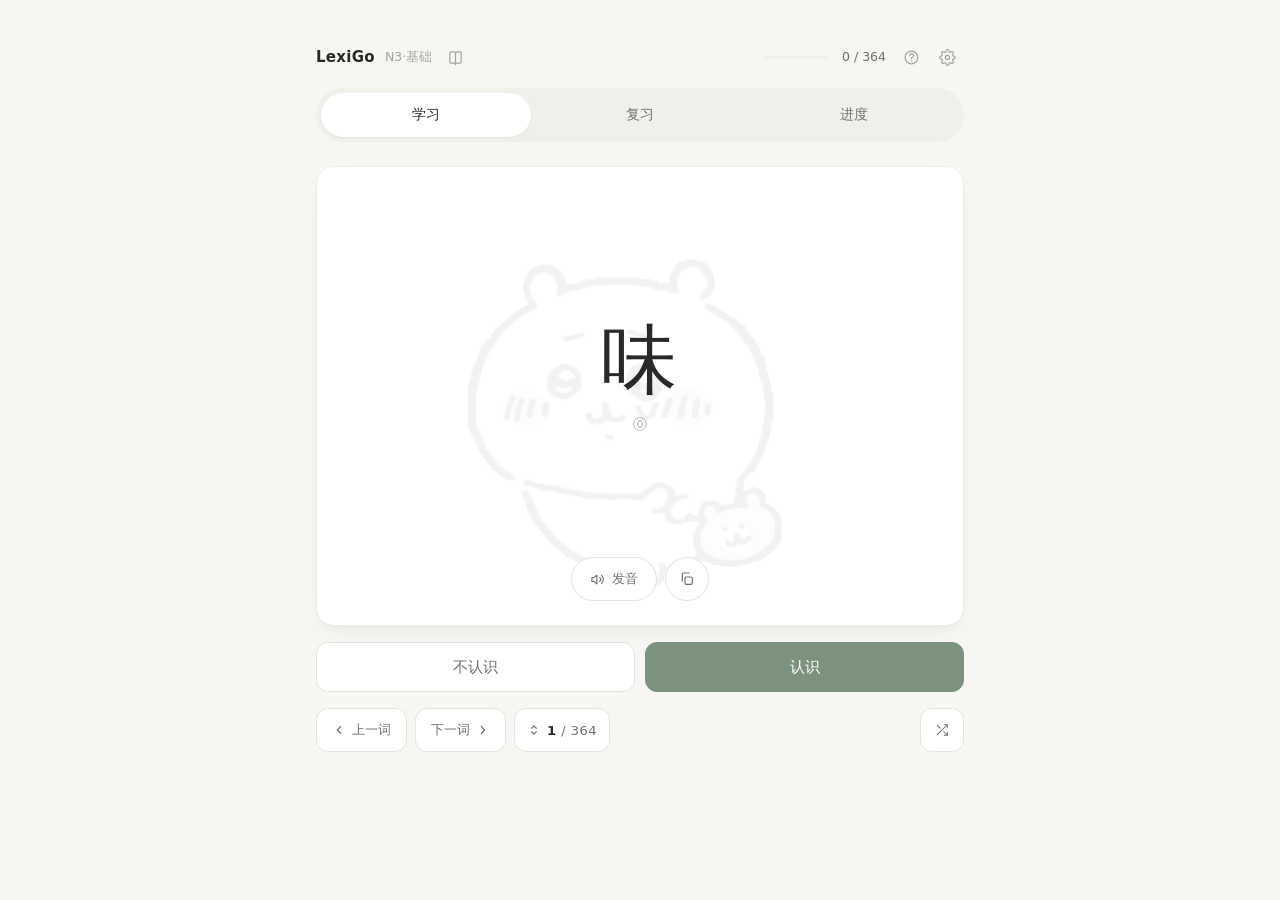
<file: index.html>
<!DOCTYPE html>
<html lang="zh-CN">
<head>
  <meta charset="UTF-8">
  <meta name="viewport" content="width=device-width, initial-scale=1, viewport-fit=cover">
  <meta name="description" content="LexiGo — 极简日语单词学习网站">
  <meta name="theme-color" content="#f7f6f2">
  <title>LexiGo · 日语单词速学</title>
  <link rel="stylesheet" href="assets/css/base.css">
  <link rel="stylesheet" href="assets/css/layout.css">
  <link rel="stylesheet" href="assets/css/components.css">
  <link rel="stylesheet" href="assets/css/helpmenu.css">
  <link rel="stylesheet" href="assets/css/deckmenu.css">
  <link rel="stylesheet" href="assets/css/settings.css">
</head>
<body>
  <div class="app">
    <!-- 顶栏：项目名 / 词库 / 极简进度 -->
    <header class="topbar">
      <div class="topbar__brand">
        <span class="topbar__name">LexiGo</span>
        <span class="topbar__deck" data-deck-name>词库</span>
        <span class="topbar__decktools"></span>
      </div>
      <div class="topbar__meta">
        <span class="topbar__meta" data-el="top-due" hidden></span>
        <div class="topprogress" role="progressbar" aria-label="词库学习进度" aria-valuemin="0" aria-valuemax="100" aria-valuenow="0">
          <div class="topprogress__fill" data-el="top-fill" style="width:0%"></div>
        </div>
        <span data-el="top-text">0 / 5</span>
        <span class="topbar__tools"></span>
      </div>
    </header>

    <!-- 三个标签 -->
    <nav class="tabs" role="tablist" aria-label="主导航">
      <button type="button" class="tabs__btn" role="tab" data-tab="study" aria-selected="true" aria-controls="view-study" id="tab-study">
        学习<span class="tabs__badge" data-badge="study" hidden></span>
      </button>
      <button type="button" class="tabs__btn" role="tab" data-tab="review" aria-selected="false" aria-controls="view-review" id="tab-review">
        复习<span class="tabs__badge" data-badge="review" hidden></span>
      </button>
      <button type="button" class="tabs__btn" role="tab" data-tab="progress" aria-selected="false" aria-controls="view-progress" id="tab-progress">
        进度
      </button>
    </nav>

    <main class="main">
      <!-- A. 单词学习 -->
      <section class="view view--cards is-active" id="view-study" role="tabpanel" aria-labelledby="tab-study">
        <div data-el="empty" hidden></div>
        <div class="card" data-el="card"></div>
        <div class="actions" data-el="actions"></div>
        <div class="navbar">
          <div class="navbar__side">
            <button type="button" class="navbtn" data-el="prev" aria-label="上一个单词">
              <svg viewBox="0 0 24 24" fill="none" stroke="currentColor" stroke-width="1.9" stroke-linecap="round" stroke-linejoin="round" aria-hidden="true"><path d="M15 18l-6-6 6-6"/></svg>
              上一词
            </button>
            <button type="button" class="navbtn" data-el="next" aria-label="下一个单词">
              下一词
              <svg viewBox="0 0 24 24" fill="none" stroke="currentColor" stroke-width="1.9" stroke-linecap="round" stroke-linejoin="round" aria-hidden="true"><path d="M9 18l6-6-6-6"/></svg>
            </button>
            <div class="picker" data-el="picker">
              <button type="button" class="picker__toggle" aria-label="选择单词">
                <svg viewBox="0 0 24 24" fill="none" stroke="currentColor" stroke-width="1.9" stroke-linecap="round" stroke-linejoin="round" aria-hidden="true"><path d="M8 9l4-4 4 4"/><path d="M16 15l-4 4-4-4"/></svg>
                <span data-el="counter" class="navbar__counter"></span>
              </button>
              <div class="picker__pop">
                <div class="picker__search">
                  <svg viewBox="0 0 24 24" fill="none" stroke="currentColor" stroke-width="1.9" stroke-linecap="round" stroke-linejoin="round" aria-hidden="true"><circle cx="11" cy="11" r="7"/><path d="M21 21l-4.3-4.3"/></svg>
                  <input type="search" class="picker__input" placeholder="搜索单词 / 读音 / 释义" aria-label="搜索单词" autocomplete="off" />
                </div>
                <ul class="picker__list" data-el="picker-list"></ul>
              </div>
            </div>
          </div>
          <div class="navbar__side">
            <button type="button" class="navbtn navbtn--icon" data-el="shuffle" aria-pressed="false" aria-label="切换随机顺序" title="切换随机顺序">
              <svg viewBox="0 0 24 24" fill="none" stroke="currentColor" stroke-width="1.8" stroke-linecap="round" stroke-linejoin="round" aria-hidden="true"><path d="M16 3h5v5"/><path d="M4 20L21 3"/><path d="M21 16v5h-5"/><path d="M15 15l6 6"/><path d="M4 4l5 5"/></svg>
            </button>
          </div>
        </div>
      </section>

      <!-- B. 速成复习 -->
      <section class="view view--cards" id="view-review" role="tabpanel" aria-labelledby="tab-review">
        <div data-el="state" hidden></div>
        <div data-el="empty" hidden></div>
        <div class="card" data-el="card"></div>
        <div class="actions" data-el="actions"></div>
        <div class="navbar">
          <div class="picker" data-el="picker">
            <button type="button" class="picker__toggle" aria-label="选择待复习单词">
              <svg viewBox="0 0 24 24" fill="none" stroke="currentColor" stroke-width="1.9" stroke-linecap="round" stroke-linejoin="round" aria-hidden="true"><path d="M8 9l4-4 4 4"/><path d="M16 15l-4 4-4-4"/></svg>
              <span data-el="status"></span>
            </button>
            <div class="picker__pop">
              <div class="picker__search">
                <svg viewBox="0 0 24 24" fill="none" stroke="currentColor" stroke-width="1.9" stroke-linecap="round" stroke-linejoin="round" aria-hidden="true"><circle cx="11" cy="11" r="7"/><path d="M21 21l-4.3-4.3"/></svg>
                <input type="search" class="picker__input" placeholder="搜索单词 / 读音 / 释义" aria-label="搜索待复习单词" autocomplete="off" />
              </div>
              <ul class="picker__list" data-el="picker-list"></ul>
            </div>
          </div>
          <div class="navbar__side">
            <button type="button" class="navbtn" data-el="restart">
              <svg viewBox="0 0 24 24" fill="none" stroke="currentColor" stroke-width="1.8" stroke-linecap="round" stroke-linejoin="round" aria-hidden="true"><path d="M3 12a9 9 0 1 0 3-6.7L3 8"/><path d="M3 3v5h5"/></svg>
              重新开始
            </button>
          </div>
        </div>
      </section>

      <!-- C. 学习进度 -->
      <section class="view" id="view-progress" role="tabpanel" aria-labelledby="tab-progress">
        <div class="panel" data-el="panel"></div>
      </section>
    </main>
  </div>

  <script src="assets/js/core/romaji.js"></script>
  <script src="assets/js/data/banks.js"></script>
  <script src="assets/js/data/n3-words.js"></script>
  <script src="assets/js/data/n2-words.js"></script>
  <script src="assets/js/core/store.js"></script>
  <script src="assets/js/core/srs.js"></script>
  <script src="assets/js/core/stats.js"></script>
  <script src="assets/js/core/speech.js"></script>
  <script src="assets/gifs/hachiware/gifs.js"></script>
  <script src="assets/gifs/chiikawa/gifs.js"></script>
  <script src="assets/js/ui/card.js"></script>
  <script src="assets/js/ui/picker.js"></script>
  <script src="assets/js/ui/gesture.js"></script>
  <script src="assets/js/ui/helpmenu.js"></script>
  <script src="assets/js/ui/settings.js"></script>
  <script src="assets/js/ui/deckmenu.js"></script>
  <script src="assets/js/views/study.js"></script>
  <script src="assets/js/views/review.js"></script>
  <script src="assets/js/views/progress.js"></script>
  <script src="assets/js/app.js"></script>
</body>
</html>
</file>
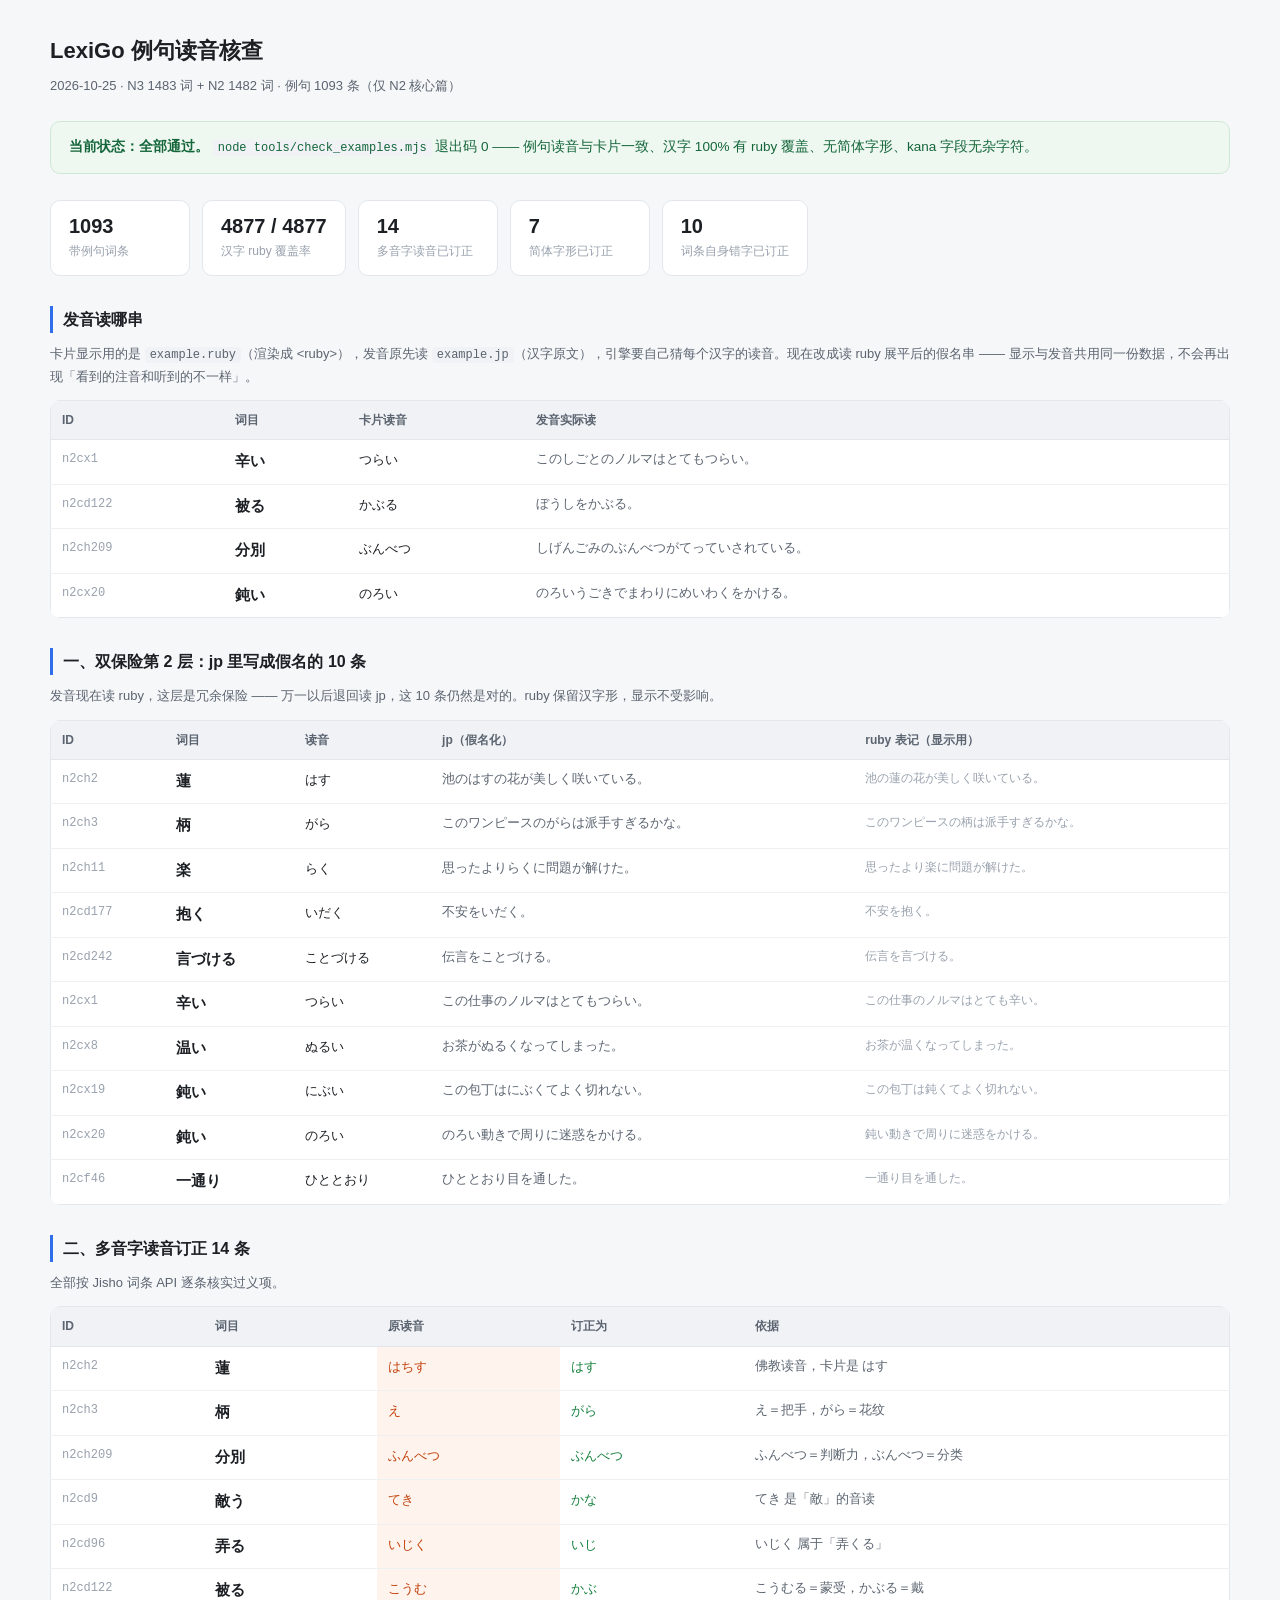
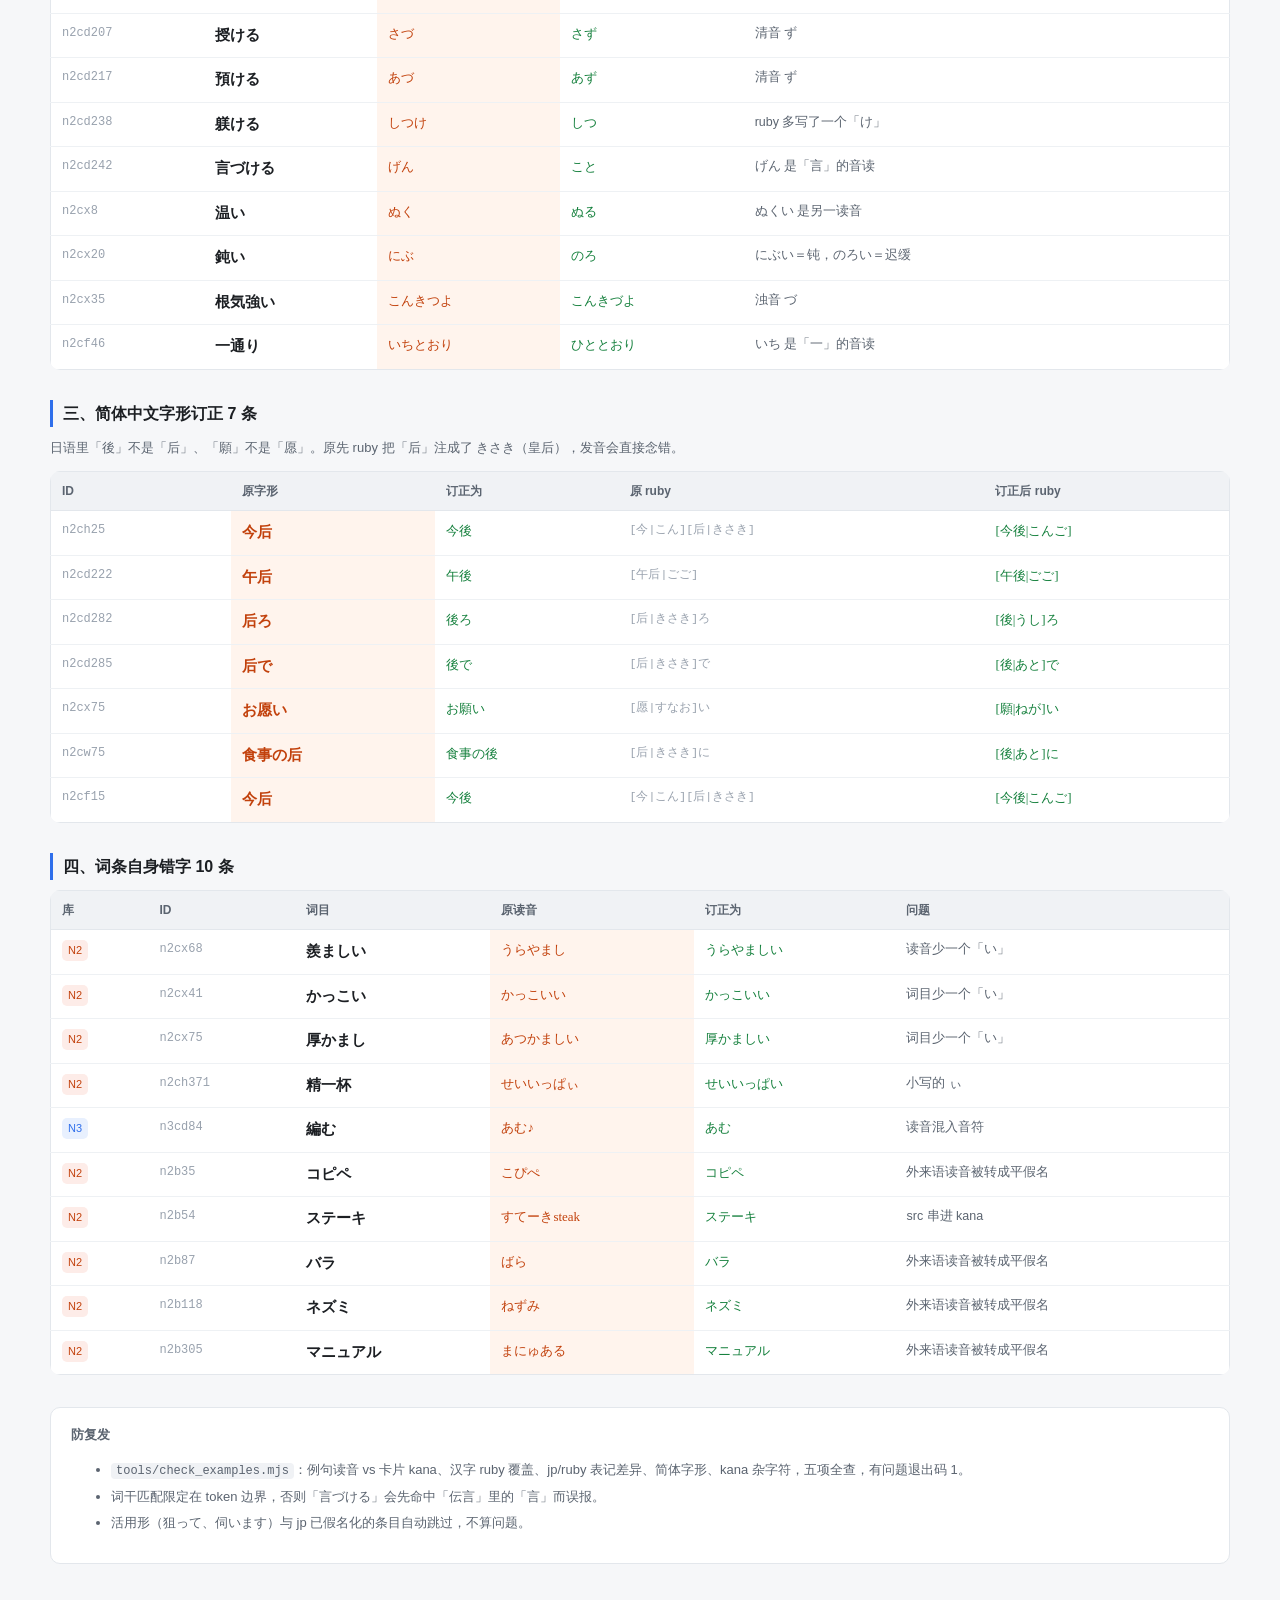
<file: 读音核查报告.html>
<!DOCTYPE html><html lang="zh-CN"><head><meta charset="utf-8"><meta name="viewport" content="width=device-width,initial-scale=1">
<title>LexiGo 例句读音核查（已修复）</title><style>
:root{--bg:#f6f7f9;--card:#fff;--ink:#1c1f23;--ink2:#5b6470;--faint:#98a1ad;--line:#e3e7ec;--accent:#2f6feb;--warn:#c2410c;--warnbg:#fff4ed;--ok:#15803d}
*{box-sizing:border-box}body{margin:0;padding:32px 24px 64px;background:var(--bg);color:var(--ink);font:14px/1.7 -apple-system,"PingFang SC","Hiragino Sans","Noto Sans JP",sans-serif}
.wrap{max-width:1180px;margin:0 auto}h1{font-size:22px;margin:0 0 6px}.sub{color:var(--ink2);font-size:13px;margin:0 0 24px}
.box{background:#eef7f0;border:1px solid #cfe8d6;border-radius:10px;padding:14px 18px;margin-bottom:26px;font-size:13.5px;color:#14663a}
.stats{display:flex;gap:12px;flex-wrap:wrap;margin-bottom:8px}
.stat{background:var(--card);border:1px solid var(--line);border-radius:10px;padding:12px 18px;min-width:140px}
.stat b{display:block;font-size:20px;line-height:1.3}.stat span{color:var(--faint);font-size:12px}
h2{font-size:16px;margin:30px 0 10px;padding-left:10px;border-left:3px solid var(--accent)}
p.note{color:var(--ink2);font-size:13px;margin:0 0 12px}
table{width:100%;border-collapse:collapse;background:var(--card);border:1px solid var(--line);border-radius:10px;font-size:13px}
th{background:#f0f2f5;text-align:left;padding:9px 11px;font-weight:600;color:var(--ink2);font-size:12px;border-bottom:1px solid var(--line);white-space:nowrap}
td{padding:9px 11px;border-bottom:1px solid #eef1f4;vertical-align:top}tr:last-child td{border-bottom:none}
td.w{font-size:15px;font-weight:600;white-space:nowrap;font-family:"Hiragino Sans","Noto Sans JP",serif}
td.r{white-space:nowrap;font-family:"Hiragino Sans","Noto Sans JP",serif}td.bad{color:var(--warn);background:var(--warnbg)}
td.f{color:var(--ok);font-family:"Hiragino Sans","Noto Sans JP",serif}
td.id{color:var(--faint);font-size:12px;white-space:nowrap;font-family:ui-monospace,monospace}
td.s{color:var(--ink2);font-size:12.5px;font-family:"Hiragino Sans","Noto Sans JP",serif}
td.ruby{color:var(--faint);font-size:11.5px;font-family:ui-monospace,monospace}td.n{color:var(--ink2);font-size:12.5px}
.tag{display:inline-block;padding:1px 6px;border-radius:5px;font-size:11px}.t3{background:#e8f0fe;color:#2f6feb}.t2{background:#fdece8;color:#c2410c}
.scroll{overflow-x:auto;border-radius:10px}
.method{margin-top:32px;background:var(--card);border:1px solid var(--line);border-radius:10px;padding:16px 20px;font-size:13px;color:var(--ink2)}
.method li{margin:4px 0}code{background:#f0f2f5;padding:1px 5px;border-radius:4px;font-size:12px}
</style></head><body><div class="wrap">
<h1>LexiGo 例句读音核查</h1>
<p class="sub">2026-10-25 · N3 1483 词 + N2 1482 词 · 例句 1093 条（仅 N2 核心篇）</p>

<div class="box"><b>当前状态：全部通过。</b> <code>node tools/check_examples.mjs</code> 退出码 0 —— 例句读音与卡片一致、汉字 100% 有 ruby 覆盖、无简体字形、kana 字段无杂字符。</div>

<div class="stats">
 <div class="stat"><b>1093</b><span>带例句词条</span></div>
 <div class="stat"><b>4877 / 4877</b><span>汉字 ruby 覆盖率</span></div>
 <div class="stat"><b>14</b><span>多音字读音已订正</span></div>
 <div class="stat"><b>7</b><span>简体字形已订正</span></div>
 <div class="stat"><b>10</b><span>词条自身错字已订正</span></div>
</div>

<h2>发音读哪串</h2>
<p class="note">卡片显示用的是 <code>example.ruby</code>（渲染成 &lt;ruby&gt;），发音原先读 <code>example.jp</code>（汉字原文），引擎要自己猜每个汉字的读音。现在改成读 ruby 展平后的假名串 —— 显示与发音共用同一份数据，不会再出现「看到的注音和听到的不一样」。</p>
<div class="scroll"><table><thead><tr><th>ID</th><th>词目</th><th>卡片读音</th><th>发音实际读</th></tr></thead><tbody>
<tr><td class="id">n2cx1</td><td class="w">辛い</td><td class="r">つらい</td><td class="s">このしごとのノルマはとてもつらい。</td></tr>
<tr><td class="id">n2cd122</td><td class="w">被る</td><td class="r">かぶる</td><td class="s">ぼうしをかぶる。</td></tr>
<tr><td class="id">n2ch209</td><td class="w">分別</td><td class="r">ぶんべつ</td><td class="s">しげんごみのぶんべつがてっていされている。</td></tr>
<tr><td class="id">n2cx20</td><td class="w">鈍い</td><td class="r">のろい</td><td class="s">のろいうごきでまわりにめいわくをかける。</td></tr>
</tbody></table></div>

<h2>一、双保险第 2 层：jp 里写成假名的 10 条</h2>
<p class="note">发音现在读 ruby，这层是冗余保险 —— 万一以后退回读 jp，这 10 条仍然是对的。ruby 保留汉字形，显示不受影响。</p>
<div class="scroll"><table><thead><tr><th>ID</th><th>词目</th><th>读音</th><th>jp（假名化）</th><th>ruby 表记（显示用）</th></tr></thead><tbody><tr><td class="id">n2ch2</td><td class="w">蓮</td><td class="r">はす</td>
  <td class="s">池のはすの花が美しく咲いている。</td><td class="s ruby">池の蓮の花が美しく咲いている。</td></tr><tr><td class="id">n2ch3</td><td class="w">柄</td><td class="r">がら</td>
  <td class="s">このワンピースのがらは派手すぎるかな。</td><td class="s ruby">このワンピースの柄は派手すぎるかな。</td></tr><tr><td class="id">n2ch11</td><td class="w">楽</td><td class="r">らく</td>
  <td class="s">思ったよりらくに問題が解けた。</td><td class="s ruby">思ったより楽に問題が解けた。</td></tr><tr><td class="id">n2cd177</td><td class="w">抱く</td><td class="r">いだく</td>
  <td class="s">不安をいだく。</td><td class="s ruby">不安を抱く。</td></tr><tr><td class="id">n2cd242</td><td class="w">言づける</td><td class="r">ことづける</td>
  <td class="s">伝言をことづける。</td><td class="s ruby">伝言を言づける。</td></tr><tr><td class="id">n2cx1</td><td class="w">辛い</td><td class="r">つらい</td>
  <td class="s">この仕事のノルマはとてもつらい。</td><td class="s ruby">この仕事のノルマはとても辛い。</td></tr><tr><td class="id">n2cx8</td><td class="w">温い</td><td class="r">ぬるい</td>
  <td class="s">お茶がぬるくなってしまった。</td><td class="s ruby">お茶が温くなってしまった。</td></tr><tr><td class="id">n2cx19</td><td class="w">鈍い</td><td class="r">にぶい</td>
  <td class="s">この包丁はにぶくてよく切れない。</td><td class="s ruby">この包丁は鈍くてよく切れない。</td></tr><tr><td class="id">n2cx20</td><td class="w">鈍い</td><td class="r">のろい</td>
  <td class="s">のろい動きで周りに迷惑をかける。</td><td class="s ruby">鈍い動きで周りに迷惑をかける。</td></tr><tr><td class="id">n2cf46</td><td class="w">一通り</td><td class="r">ひととおり</td>
  <td class="s">ひととおり目を通した。</td><td class="s ruby">一通り目を通した。</td></tr></tbody></table></div>

<h2>二、多音字读音订正 14 条</h2>
<p class="note">全部按 Jisho 词条 API 逐条核实过义项。</p>
<div class="scroll"><table><thead><tr><th>ID</th><th>词目</th><th>原读音</th><th>订正为</th><th>依据</th></tr></thead><tbody><tr><td class="id">n2ch2</td><td class="w">蓮</td><td class="r bad">はちす</td><td class="f">はす</td><td class="n">佛教读音，卡片是 はす</td></tr><tr><td class="id">n2ch3</td><td class="w">柄</td><td class="r bad">え</td><td class="f">がら</td><td class="n">え＝把手，がら＝花纹</td></tr><tr><td class="id">n2ch209</td><td class="w">分別</td><td class="r bad">ふんべつ</td><td class="f">ぶんべつ</td><td class="n">ふんべつ＝判断力，ぶんべつ＝分类</td></tr><tr><td class="id">n2cd9</td><td class="w">敵う</td><td class="r bad">てき</td><td class="f">かな</td><td class="n">てき 是「敵」的音读</td></tr><tr><td class="id">n2cd96</td><td class="w">弄る</td><td class="r bad">いじく</td><td class="f">いじ</td><td class="n">いじく 属于「弄くる」</td></tr><tr><td class="id">n2cd122</td><td class="w">被る</td><td class="r bad">こうむ</td><td class="f">かぶ</td><td class="n">こうむる＝蒙受，かぶる＝戴</td></tr><tr><td class="id">n2cd207</td><td class="w">授ける</td><td class="r bad">さづ</td><td class="f">さず</td><td class="n">清音 ず</td></tr><tr><td class="id">n2cd217</td><td class="w">預ける</td><td class="r bad">あづ</td><td class="f">あず</td><td class="n">清音 ず</td></tr><tr><td class="id">n2cd238</td><td class="w">躾ける</td><td class="r bad">しつけ</td><td class="f">しつ</td><td class="n">ruby 多写了一个「け」</td></tr><tr><td class="id">n2cd242</td><td class="w">言づける</td><td class="r bad">げん</td><td class="f">こと</td><td class="n">げん 是「言」的音读</td></tr><tr><td class="id">n2cx8</td><td class="w">温い</td><td class="r bad">ぬく</td><td class="f">ぬる</td><td class="n">ぬくい 是另一读音</td></tr><tr><td class="id">n2cx20</td><td class="w">鈍い</td><td class="r bad">にぶ</td><td class="f">のろ</td><td class="n">にぶい＝钝，のろい＝迟缓</td></tr><tr><td class="id">n2cx35</td><td class="w">根気強い</td><td class="r bad">こんきつよ</td><td class="f">こんきづよ</td><td class="n">浊音 づ</td></tr><tr><td class="id">n2cf46</td><td class="w">一通り</td><td class="r bad">いちとおり</td><td class="f">ひととおり</td><td class="n">いち 是「一」的音读</td></tr></tbody></table></div>

<h2>三、简体中文字形订正 7 条</h2>
<p class="note">日语里「後」不是「后」、「願」不是「愿」。原先 ruby 把「后」注成了 きさき（皇后），发音会直接念错。</p>
<div class="scroll"><table><thead><tr><th>ID</th><th>原字形</th><th>订正为</th><th>原 ruby</th><th>订正后 ruby</th></tr></thead><tbody><tr><td class="id">n2ch25</td><td class="w bad">今后</td><td class="f">今後</td><td class="s ruby">[今|こん][后|きさき]</td><td class="f">[今後|こんご]</td></tr><tr><td class="id">n2cd222</td><td class="w bad">午后</td><td class="f">午後</td><td class="s ruby">[午后|ごご]</td><td class="f">[午後|ごご]</td></tr><tr><td class="id">n2cd282</td><td class="w bad">后ろ</td><td class="f">後ろ</td><td class="s ruby">[后|きさき]ろ</td><td class="f">[後|うし]ろ</td></tr><tr><td class="id">n2cd285</td><td class="w bad">后で</td><td class="f">後で</td><td class="s ruby">[后|きさき]で</td><td class="f">[後|あと]で</td></tr><tr><td class="id">n2cx75</td><td class="w bad">お愿い</td><td class="f">お願い</td><td class="s ruby">[愿|すなお]い</td><td class="f">[願|ねが]い</td></tr><tr><td class="id">n2cw75</td><td class="w bad">食事の后</td><td class="f">食事の後</td><td class="s ruby">[后|きさき]に</td><td class="f">[後|あと]に</td></tr><tr><td class="id">n2cf15</td><td class="w bad">今后</td><td class="f">今後</td><td class="s ruby">[今|こん][后|きさき]</td><td class="f">[今後|こんご]</td></tr></tbody></table></div>

<h2>四、词条自身错字 10 条</h2>
<div class="scroll"><table><thead><tr><th>库</th><th>ID</th><th>词目</th><th>原读音</th><th>订正为</th><th>问题</th></tr></thead><tbody><tr><td><span class="tag t2">N2</span></td><td class="id">n2cx68</td><td class="w">羨ましい</td><td class="r bad">うらやまし</td><td class="f">うらやましい</td><td class="n">读音少一个「い」</td></tr><tr><td><span class="tag t2">N2</span></td><td class="id">n2cx41</td><td class="w">かっこい</td><td class="r bad">かっこいい</td><td class="f">かっこいい</td><td class="n">词目少一个「い」</td></tr><tr><td><span class="tag t2">N2</span></td><td class="id">n2cx75</td><td class="w">厚かまし</td><td class="r bad">あつかましい</td><td class="f">厚かましい</td><td class="n">词目少一个「い」</td></tr><tr><td><span class="tag t2">N2</span></td><td class="id">n2ch371</td><td class="w">精一杯</td><td class="r bad">せいいっぱぃ</td><td class="f">せいいっぱい</td><td class="n">小写的 ぃ</td></tr><tr><td><span class="tag t3">N3</span></td><td class="id">n3cd84</td><td class="w">編む</td><td class="r bad">あむ♪</td><td class="f">あむ</td><td class="n">读音混入音符</td></tr><tr><td><span class="tag t2">N2</span></td><td class="id">n2b35</td><td class="w">コピペ</td><td class="r bad">こぴぺ</td><td class="f">コピペ</td><td class="n">外来语读音被转成平假名</td></tr><tr><td><span class="tag t2">N2</span></td><td class="id">n2b54</td><td class="w">ステーキ</td><td class="r bad">すてーきsteak</td><td class="f">ステーキ</td><td class="n">src 串进 kana</td></tr><tr><td><span class="tag t2">N2</span></td><td class="id">n2b87</td><td class="w">バラ</td><td class="r bad">ばら</td><td class="f">バラ</td><td class="n">外来语读音被转成平假名</td></tr><tr><td><span class="tag t2">N2</span></td><td class="id">n2b118</td><td class="w">ネズミ</td><td class="r bad">ねずみ</td><td class="f">ネズミ</td><td class="n">外来语读音被转成平假名</td></tr><tr><td><span class="tag t2">N2</span></td><td class="id">n2b305</td><td class="w">マニュアル</td><td class="r bad">まにゅある</td><td class="f">マニュアル</td><td class="n">外来语读音被转成平假名</td></tr></tbody></table></div>

<div class="method"><b>防复发</b>
<ul>
<li><code>tools/check_examples.mjs</code>：例句读音 vs 卡片 kana、汉字 ruby 覆盖、jp/ruby 表记差异、简体字形、kana 杂字符，五项全查，有问题退出码 1。</li>
<li>词干匹配限定在 token 边界，否则「言づける」会先命中「伝言」里的「言」而误报。</li>
<li>活用形（狙って、伺います）与 jp 已假名化的条目自动跳过，不算问题。</li>
</ul></div>
</div></body></html>
</file>
<file: assets/css/base.css>
/* ===========================================================
   LexiGo · 设计变量与基础样式
   安静、精致的日系极简：暖白底、纯白卡片、低饱和鼠尾草绿
   =========================================================== */

:root {
  /* 配色 */
  --bg: #f7f6f2;
  --bg-soft: #f1efe9;
  --card: #ffffff;
  --ink: #292a28;
  --ink-soft: #6f726b;
  --ink-faint: #a4a79f;
  --accent: #7c927e;
  --accent-soft: #e8ede6;
  --accent-deep: #64795f;
  --line: #e6e3dc;
  --line-soft: #eeece5;

  /* 圆角 */
  --r-sm: 8px;
  --r-md: 12px;
  --r-lg: 18px;
  --r-full: 999px;

  /* 阴影：柔和，不厚重 */
  --shadow-card: 0 1px 2px rgba(41, 42, 40, 0.04), 0 8px 24px -12px rgba(41, 42, 40, 0.12);
  --shadow-lift: 0 2px 4px rgba(41, 42, 40, 0.05), 0 16px 40px -16px rgba(41, 42, 40, 0.18);

  /* 动效：120-200ms */
  --t-fast: 130ms;
  --t-base: 170ms;
  --t-slow: 200ms;
  --ease: cubic-bezier(0.32, 0.72, 0.35, 1);

  /* 间距 */
  --gap-xs: 6px;
  --gap-sm: 10px;
  --gap: 16px;
  --gap-lg: 24px;
  --gap-xl: 40px;

  /* 排版 */
  --font-jp: "Hiragino Sans", "Hiragino Kaku Gothic ProN", "Yu Gothic", "YuGothic",
    "Noto Sans JP", "Meiryo", system-ui, sans-serif;
  --font-ui: -apple-system, BlinkMacSystemFont, "PingFang SC", "Hiragino Sans GB",
    "Microsoft YaHei", "Helvetica Neue", system-ui, sans-serif;
}

* {
  box-sizing: border-box;
}

/*
 * hidden 属性兜底。
 * 卡片、按钮等组件带有 display:flex，特异性高于 UA 的 [hidden] 规则，
 * 会让 hidden 失效（元素内容为空但边框阴影仍在显示）。
 */
[hidden] {
  display: none !important;
}

html,
body {
  margin: 0;
  padding: 0;
}

html {
  -webkit-text-size-adjust: 100%;
}

body {
  background: var(--bg);
  color: var(--ink);
  font-family: var(--font-ui);
  font-size: 15px;
  line-height: 1.6;
  -webkit-font-smoothing: antialiased;
  -moz-osx-font-smoothing: grayscale;
  min-height: 100vh;
  overflow-x: hidden;
}

button {
  font-family: inherit;
  font-size: inherit;
  color: inherit;
  background: none;
  border: none;
  padding: 0;
  cursor: pointer;
  -webkit-tap-highlight-color: transparent;
}

:focus-visible {
  outline: 2px solid var(--accent);
  outline-offset: 3px;
  border-radius: 4px;
}

/* 尊重系统「减少动态效果」 */
@media (prefers-reduced-motion: reduce) {
  *,
  *::before,
  *::after {
    animation-duration: 0.01ms !important;
    animation-iteration-count: 1 !important;
    transition-duration: 0.01ms !important;
    scroll-behavior: auto !important;
  }
}

/* 通用工具 */
.u-hidden {
  display: none !important;
}

.u-sr {
  position: absolute;
  width: 1px;
  height: 1px;
  padding: 0;
  margin: -1px;
  overflow: hidden;
  clip: rect(0, 0, 0, 0);
  white-space: nowrap;
  border: 0;
}

/* 细进度条 */
.bar {
  height: 3px;
  background: var(--bg-soft);
  border-radius: var(--r-full);
  overflow: hidden;
}

.bar__fill {
  height: 100%;
  background: var(--accent);
  border-radius: var(--r-full);
  transition: width var(--t-slow) var(--ease);
}
</file>
<file: assets/css/layout.css>
/* ===========================================================
   LexiGo · 页面骨架
   顶部信息条 + 内容区 + 底部标签栏，移动端优先考虑单手操作
   =========================================================== */

.app {
  min-height: 100vh;
  min-height: 100dvh;
  display: flex;
  flex-direction: column;
  max-width: 720px;
  margin: 0 auto;
  padding: 0 max(var(--gap), env(safe-area-inset-left)) env(safe-area-inset-bottom);
}

/* ---------- 顶部 ---------- */
.topbar {
  display: flex;
  align-items: center;
  justify-content: space-between;
  gap: var(--gap);
  padding: calc(env(safe-area-inset-top) + 18px) 0 14px;
  flex-shrink: 0;
}

.topbar__brand {
  display: flex;
  align-items: center;
  gap: 10px;
  min-width: 0;
}

.topbar__name {
  font-size: 15px;
  font-weight: 600;
  letter-spacing: 0.02em;
  color: var(--ink);
  flex-shrink: 0;
}

.topbar__deck {
  font-size: 12.5px;
  color: var(--ink-faint);
  white-space: nowrap;
  overflow: hidden;
  text-overflow: ellipsis;
}

/* 词库名右侧的入口按钮（词库选择），垂直居中并轻微内缩 */
.topbar__decktools {
  display: inline-flex;
  align-items: center;
  align-self: center;
  margin-left: -4px;
}

.topbar__meta {
  display: flex;
  align-items: center;
  gap: 12px;
  font-size: 12.5px;
  color: var(--ink-soft);
  font-variant-numeric: tabular-nums;
  flex-shrink: 0;
}

.topbar__meta strong {
  font-weight: 600;
  color: var(--ink);
}

/* 顶部整体进度：极细，1px */
.topprogress {
  position: relative;
  width: 68px;
  height: 3px;
  background: var(--bg-soft);
  border-radius: var(--r-full);
  overflow: hidden;
}

.topprogress__fill {
  position: absolute;
  inset: 0 auto 0 0;
  background: var(--accent);
  border-radius: var(--r-full);
  transition: width var(--t-slow) var(--ease);
}

/* ---------- 标签栏 ---------- */
.tabs {
  display: flex;
  gap: 4px;
  padding: 5px;
  background: var(--bg-soft);
  border-radius: var(--r-full);
  margin-bottom: var(--gap-lg);
  flex-shrink: 0;
}

.tabs__btn {
  flex: 1;
  min-height: 44px;
  padding: 0 12px;
  border-radius: var(--r-full);
  font-size: 13.5px;
  font-weight: 500;
  color: var(--ink-soft);
  transition: background var(--t-fast) var(--ease), color var(--t-fast) var(--ease);
  display: flex;
  align-items: center;
  justify-content: center;
  gap: 6px;
  white-space: nowrap;
}

.tabs__btn[aria-selected='true'] {
  background: var(--card);
  color: var(--ink);
  box-shadow: 0 1px 2px rgba(41, 42, 40, 0.06);
}

.tabs__btn:hover:not([aria-selected='true']) {
  color: var(--ink);
}

.tabs__badge {
  display: inline-flex;
  align-items: center;
  justify-content: center;
  min-width: 17px;
  height: 17px;
  padding: 0 5px;
  border-radius: var(--r-full);
  background: var(--accent-soft);
  color: var(--accent-deep);
  font-size: 11px;
  font-weight: 600;
  font-variant-numeric: tabular-nums;
}

.tabs__badge[hidden] {
  display: none;
}

/* ---------- 主内容 ---------- */
.main {
  flex: 1;
  display: flex;
  flex-direction: column;
  min-height: 0;
}

.view {
  display: none;
  flex-direction: column;
  flex: 1;
  min-height: 0;
  animation: viewIn var(--t-base) var(--ease);
}

.view.is-active {
  display: flex;
}

/*
 * 卡片区域允许滑动手势：拖动时不要选中文字、不要触发浏览器的图片拖拽。
 * touch-action 用 pan-y 保留纵向页面滚动，左右方向交给我们自己的手势处理。
 */
.view--cards {
  gap: 0;
  -webkit-user-select: none;
  user-select: none;
  touch-action: pan-y;
}

.view--cards .card,
.view--cards .actions {
  -webkit-user-select: none;
  user-select: none;
}

.view--cards > .card {
  flex: 1 1 auto;
}

.view--cards > [data-el="state"] {
  flex: 1 1 auto;
  display: flex;
}

.view--cards > [data-el="state"][hidden] {
  display: none !important;
}

@keyframes viewIn {
  from {
    opacity: 0;
    transform: translateY(4px);
  }
  to {
    opacity: 1;
    transform: none;
  }
}

/* ---------- 桌面端 ---------- */
@media (min-width: 768px) {
  .app {
    max-width: 680px;
    padding-top: 0;
  }

  .topbar {
    padding-top: 40px;
  }
}
</file>
<file: assets/css/components.css>
/* ===========================================================
   LexiGo · 组件
   =========================================================== */

/* ---------- 单词卡 ---------- */
/*
 * .card 只做 3D 舞台：提供 perspective，不画卡面。
 * 卡面（白底、描边、阴影、圆角）画在 .card__face 上，跟着一起翻转。
 * 若画在这里，卡板会原地不动，内容转走后只剩一张空白卡面，
 * 90° 附近看起来像闪了一下。
 */
.card {
  display: flex;
  flex-direction: column;
  align-items: center;
  justify-content: center;
  text-align: center;
  min-height: 300px;
  max-height: 460px;
  position: relative;
  cursor: pointer;
  flex: 1 1 auto;
  /* 3D 纵深：1000px，透视变形柔和，适合长时间观看 */
  perspective: 1000px;
}

/*
 * 翻转容器：perspective 提供 3D 纵深，rotateY(180deg) 完成整张卡翻转。
 *
 * 残影成因与规避：早先把入场动画加在 .card__face 的子元素上，
 * 动画会给子元素建立独立合成层，而合成层不参与父级的 backface 裁剪，
 * 导致翻到一半时背面的文字与正面文字同时可见。
 * 因此动画统一放在 .card__inner 内、且只作用于不参与 3D 的包装层，
 * 正反两面的文字本身保持静止，由 backface-visibility 负责互斥显示。
 */
.card__inner {
  position: relative;
  width: 100%;
  flex: 1;
  transform-style: preserve-3d;
  -webkit-transform-style: preserve-3d;
  transition: transform 350ms ease-in-out;
  /* 提示浏览器（尤其 iOS）翻转期间常驻合成层，减少残影与丢帧 */
  will-change: transform;
}

.card.is-flipped .card__inner {
  transform: rotateY(180deg);
}

/*
 * 切词回正：换词时先把卡片瞬间摆回正面并换内容，不做回正动画，
 * 避免旋转途中露出新词的释义。
 */
.card.is-resetting .card__inner {
  transition: none;
}

/*
 * 正反两面。
 * 两面都绝对定位铺满容器，背面预先旋转 180°，
 * 翻过去时正好正对用户；backface-visibility 保证同一时刻只可见一面。
 *
 * 卡面外观（白底、描边、阴影）画在这里，随卡片一起转：
 * 两面各自画一份，阴影落在各自的背面，翻过去时投影方向才正确。
 *
 * 底部留出 64px 给发音按钮（按钮绝对定位在卡面下方）。
 */
.card__face {
  position: absolute;
  inset: 0;
  display: flex;
  flex-direction: column;
  align-items: center;
  justify-content: center;
  gap: 12px;
  padding: 30px 26px 76px;
  background: var(--card);
  border: 1px solid var(--line-soft);
  border-radius: var(--r-lg);
  box-shadow: var(--shadow-card);
  backface-visibility: hidden;
  -webkit-backface-visibility: hidden;
  /*
   * iOS Safari 残影修复：
   * 正面原本没有显式 transform，WebKit 不会为其建立独立合成层，
   * 导致 backface-visibility:hidden 在翻转后失效，正面文字作为残影透到背面。
   * 给两面都加显式 3D 变换 + translateZ(0) 提升合成层，背面剔除即可正常生效。
   */
  -webkit-transform: rotateY(0deg) translateZ(0);
  transform: rotateY(0deg) translateZ(0);
  /* 内容不越过圆角，例句较长时也不会溢出到卡片外 */
  overflow: hidden;
}

.card:hover .card__face {
  box-shadow: var(--shadow-lift);
}

.card__face--back {
  -webkit-transform: rotateY(180deg) translateZ(0);
  transform: rotateY(180deg) translateZ(0);
}

/*
 * 卡面背景图层：铺满卡面、居中显示，放在文字层之下。
 * 透明度由 --bg-opacity 控制（设置项「背景透明度」写入，默认 0.05），
 * 关闭背景图时 card.js 会把 background-image 清空，图层自然不可见。
 * pointer-events: none 保证不挡住翻面点击与发音按钮。
 */
.card__bg {
  position: absolute;
  inset: 0;
  z-index: 0;
  background-repeat: no-repeat;
  background-position: center;
  background-size: contain;
  opacity: var(--bg-opacity, 0.05);
  pointer-events: none;
}

/*
 * 卡片底部工具条：发音 + 复制，横排一行，绝对定位在卡面底部居中。
 * 工具条属于卡面，卡面翻转时整组跟着一起翻。
 */
.card__tools {
  position: absolute;
  left: 50%;
  bottom: 24px;
  transform: translateX(-50%);
  z-index: 2;
  display: inline-flex;
  align-items: center;
  gap: 8px;
}

/*
 * 切换单词时的淡入：作用在正反两面内部的包装层上。
 * 只在换词时通过 .is-entering 触发一次，翻面过程中不重放，
 * 免得翻到一半文字还在位移。
 */
.card__face > .card__body {
  position: relative;
  z-index: 1;
  display: flex;
  flex-direction: column;
  align-items: center;
  justify-content: center;
  gap: 12px;
  /* 内容层同样裁掉背面，杜绝正反两面文字同时可见 */
  backface-visibility: hidden;
  -webkit-backface-visibility: hidden;
}

.card__face > .card__body.is-entering {
  animation: cardIn var(--t-slow) var(--ease);
}

@keyframes cardIn {
  from {
    opacity: 0;
    transform: translateY(5px);
  }
  to {
    opacity: 1;
    transform: none;
  }
}

/* 主单词：页面视觉中心 */
.card__word {
  font-family: var(--font-jp);
  font-size: clamp(48px, 15vw, 76px);
  font-weight: 500;
  line-height: 1.18;
  letter-spacing: 0.02em;
  color: var(--ink);
  margin: 0;
  word-break: keep-all;
}

/* 音调番号：低饱和处理，不与单词争夺注意力 */
.card__pitch {
  display: inline-block;
  font-family: var(--font-jp);
  font-size: 14px;
  line-height: 1;
  color: var(--ink-faint);
  letter-spacing: 0.06em;
}

.card__pitch--back {
  font-size: 15px;
}

/* 背面：假名与音调并排 */
.card__kana-row {
  display: flex;
  align-items: baseline;
  gap: 8px;
  justify-content: center;
}

.card__kana {
  font-family: var(--font-jp);
  font-size: 21px;
  font-weight: 400;
  color: var(--ink-soft);
  letter-spacing: 0.06em;
  margin: 0;
}

.card__divider {
  width: 28px;
  height: 1px;
  background: var(--line);
  margin: 2px 0;
}

.card__meaning {
  font-size: 24px;
  font-weight: 500;
  color: var(--ink);
  margin: 0;
  letter-spacing: 0.01em;
}

.card__pos {
  display: inline-block;
  padding: 2px 9px;
  background: var(--accent-soft);
  color: var(--accent-deep);
  border-radius: var(--r-sm);
  font-size: 11.5px;
  font-weight: 500;
  letter-spacing: 0.04em;
}

/* 例句：词库中存在时才显示；不加背景填充，保持与卡面一致 */
.card__example {
  margin-top: 6px;
  padding: 13px 15px;
  border-radius: var(--r-md);
  max-width: 340px;
  text-align: left;
}

.card__example-jp {
  font-family: var(--font-jp);
  font-size: 14.5px;
  /* 汉字上方有振假名：1.75 时 rt 已接近顶到上一行，略放到 1.9 留出空间 */
  line-height: 1.9;
  color: var(--ink-soft);
  margin: 0;
}

/* 例句里的振假名 */
.card__example-jp ruby {
  ruby-align: center;
}

.card__example-jp rt {
  font-family: var(--font-jp);
  font-size: 0.52em;
  font-weight: 400;
  line-height: 1.1;
  color: var(--ink-faint);
  /* 朗读与复制时不需要振假名，也不参与选中 */
  user-select: none;
  -webkit-user-select: none;
}

.card__example-cn {
  font-size: 12.5px;
  color: var(--ink-faint);
  margin: 5px 0 0;
  line-height: 1.6;
}

/* 发音按钮（定位见上方的 .card__speak 绝对定位规则） */
.card__speak {
  display: inline-flex;
  align-items: center;
  justify-content: center;
  gap: 7px;
  min-height: 44px;
  padding: 0 18px;
  border: 1px solid var(--line);
  border-radius: var(--r-full);
  background: var(--card);
  color: var(--ink-soft);
  font-size: 13px;
  transition: background var(--t-fast) var(--ease), color var(--t-fast) var(--ease),
    border-color var(--t-fast) var(--ease);
}

.card__speak:hover:not(:disabled) {
  background: var(--accent-soft);
  border-color: var(--accent-soft);
  color: var(--accent-deep);
}

.card__speak:disabled {
  opacity: 0.45;
  cursor: default;
}

.card__speak svg {
  width: 15px;
  height: 15px;
  flex-shrink: 0;
}

.card__speak.is-speaking svg {
  animation: speakPulse 900ms var(--ease) infinite;
}

@keyframes speakPulse {
  0%,
  100% {
    opacity: 1;
  }
  50% {
    opacity: 0.4;
  }
}

/* 复制按钮：与发音按钮同排的图标式圆钮，风格对齐 */
.card__copy {
  display: inline-flex;
  align-items: center;
  justify-content: center;
  width: 44px;
  height: 44px;
  padding: 0;
  border: 1px solid var(--line);
  border-radius: var(--r-full);
  background: var(--card);
  color: var(--ink-soft);
  transition: background var(--t-fast) var(--ease), color var(--t-fast) var(--ease),
    border-color var(--t-fast) var(--ease);
}

.card__copy:hover {
  background: var(--accent-soft);
  border-color: var(--accent-soft);
  color: var(--accent-deep);
}

.card__copy svg {
  width: 16px;
  height: 16px;
  flex-shrink: 0;
}

/* 复制成功的瞬时反馈：主题色高亮 + 勾 */
.card__copy.is-copied {
  background: var(--accent-soft);
  border-color: var(--accent-deep);
  color: var(--accent-deep);
}

/* ---------- 作答按钮 ---------- */
.actions {
  display: grid;
  grid-template-columns: 1fr 1fr;
  gap: 10px;
  margin-top: var(--gap);
}

.actions[hidden] {
  display: none;
}

.btn {
  min-height: 50px;
  border-radius: var(--r-md);
  font-size: 14.5px;
  font-weight: 500;
  display: inline-flex;
  align-items: center;
  justify-content: center;
  gap: 7px;
  transition: background var(--t-fast) var(--ease), border-color var(--t-fast) var(--ease),
    color var(--t-fast) var(--ease), transform var(--t-fast) var(--ease);
}

.btn:active {
  transform: scale(0.985);
}

.btn--ghost {
  border: 1px solid var(--line);
  background: var(--card);
  color: var(--ink-soft);
}

.btn--ghost:hover {
  border-color: var(--ink-faint);
  color: var(--ink);
}

.btn--primary {
  background: var(--accent);
  color: #fff;
  border: 1px solid var(--accent);
}

.btn--primary:hover {
  background: var(--accent-deep);
  border-color: var(--accent-deep);
}

.btn--block {
  width: 100%;
}

/* ---------- 词序导航 ---------- */
.navbar {
  display: flex;
  align-items: center;
  justify-content: space-between;
  gap: var(--gap);
  margin-top: var(--gap);
  flex-shrink: 0;
}

.navbar__side {
  display: flex;
  gap: 8px;
  align-items: center;
}

.navbtn {
  min-height: 44px;
  min-width: 44px;
  padding: 0 15px;
  border: 1px solid var(--line);
  border-radius: var(--r-md);
  background: var(--card);
  color: var(--ink-soft);
  font-size: 13px;
  display: inline-flex;
  align-items: center;
  justify-content: center;
  gap: 6px;
  transition: background var(--t-fast) var(--ease), color var(--t-fast) var(--ease),
    border-color var(--t-fast) var(--ease);
}

.navbtn:hover:not(:disabled) {
  background: var(--bg-soft);
  color: var(--ink);
}

.navbtn:disabled {
  opacity: 0.4;
  cursor: default;
}

.navbtn svg {
  width: 14px;
  height: 14px;
}

.navbtn--icon {
  padding: 0;
  width: 44px;
}

.navbtn--icon.is-on {
  background: var(--accent-soft);
  border-color: var(--accent-soft);
  color: var(--accent-deep);
}

.navbar__counter {
  font-size: 13px;
  color: var(--ink-soft);
  font-variant-numeric: tabular-nums;
  letter-spacing: 0.04em;
  white-space: nowrap;
}

.navbar__counter strong {
  color: var(--ink);
  font-weight: 600;
}

/* ---------- 词表选择框 ---------- */
.picker {
  position: relative;
}

.picker__toggle {
  display: inline-flex;
  align-items: center;
  gap: 6px;
  min-height: 44px;
  padding: 0 12px;
  border: 1px solid var(--line);
  border-radius: var(--r-md);
  background: var(--card);
  color: var(--ink-soft);
  transition: background var(--t-fast) var(--ease), border-color var(--t-fast) var(--ease);
}

.picker__toggle:hover {
  background: var(--bg-soft);
}

.picker__toggle svg {
  width: 14px;
  height: 14px;
  flex-shrink: 0;
}

/* 弹层容器：承载搜索框与单词列表，绝对定位在 toggle 上方 */
.picker__pop {
  position: absolute;
  bottom: calc(100% + 6px);
  left: 0;
  z-index: 20;
  display: flex;
  flex-direction: column;
  min-width: 232px;
  max-width: min(360px, 80vw);
  background: var(--card);
  border: 1px solid var(--line);
  border-radius: var(--r-md);
  box-shadow: var(--shadow-lift);
  overflow: hidden;
  opacity: 0;
  visibility: hidden;
  transform: translateY(4px);
  transition: opacity var(--t-fast) var(--ease), transform var(--t-fast) var(--ease),
    visibility var(--t-fast);
}

.picker.is-open .picker__pop {
  opacity: 1;
  visibility: visible;
  transform: none;
}

/* 搜索框：贴在弹层顶部，下方即单词列表 */
.picker__search {
  display: flex;
  align-items: center;
  gap: 8px;
  padding: 9px 12px;
  border-bottom: 1px solid var(--line-soft);
  flex-shrink: 0;
}

.picker__search svg {
  width: 15px;
  height: 15px;
  color: var(--ink-faint);
  flex-shrink: 0;
}

.picker__input {
  flex: 1;
  min-width: 0;
  border: none;
  outline: none;
  background: transparent;
  font-family: inherit;
  font-size: 13.5px;
  color: var(--ink);
}

.picker__input::placeholder {
  color: var(--ink-faint);
}

.picker__list {
  margin: 0;
  padding: 6px;
  list-style: none;
  max-height: 240px;
  overflow-y: auto;
}

/* 单词、释义、标签三列对齐，中文释义左边缘保持一致 */
.picker__item {
  display: grid;
  grid-template-columns: 56px minmax(0, 1fr) auto;
  align-items: baseline;
  gap: 14px;
  min-height: 40px;
  padding: 8px 10px;
  border-radius: var(--r-sm);
  cursor: pointer;
  transition: background var(--t-fast) var(--ease);
}

.picker__item:hover {
  background: var(--bg-soft);
}

.picker__item.is-active {
  background: var(--accent-soft);
}

.picker__word {
  font-family: var(--font-jp);
  font-size: 15px;
  color: var(--ink);
  white-space: nowrap;
}

.picker__meaning {
  font-size: 12.5px;
  color: var(--ink-soft);
  text-align: left;
  overflow: hidden;
  text-overflow: ellipsis;
  white-space: nowrap;
}

.picker__tag {
  padding: 1px 7px;
  border-radius: 5px;
  background: var(--bg-soft);
  color: var(--ink-faint);
  font-size: 10.5px;
  white-space: nowrap;
}

.picker__tag--weak {
  background: #f2e9e2;
  color: #9a7b62;
}

/* 搜索无结果提示 */
.picker__empty {
  padding: 16px 10px;
  text-align: center;
  font-size: 12.5px;
  color: var(--ink-faint);
}

/* ---------- 状态提示 ---------- */
.state {
  flex: 1;
  display: flex;
  flex-direction: column;
  align-items: center;
  justify-content: center;
  text-align: center;
  padding: 40px 24px;
  animation: answerIn var(--t-base) var(--ease);
}

.state__mark {
  width: 46px;
  height: 46px;
  border-radius: var(--r-full);
  background: var(--accent-soft);
  display: flex;
  align-items: center;
  justify-content: center;
  margin-bottom: var(--gap);
}

.state__mark svg {
  width: 20px;
  height: 20px;
  color: var(--accent-deep);
}

.state__title {
  font-size: 17px;
  font-weight: 600;
  margin: 0 0 8px;
}

.state__desc {
  font-size: 13.5px;
  color: var(--ink-soft);
  margin: 0 0 22px;
  line-height: 1.75;
  max-width: 300px;
}

/* ---------- 进度页 ---------- */
.panel {
  display: flex;
  flex-direction: column;
  gap: var(--gap);
}

.stat {
  background: var(--card);
  border: 1px solid var(--line-soft);
  border-radius: var(--r-lg);
  padding: 20px 22px;
  box-shadow: var(--shadow-card);
}

.stat__label {
  font-size: 12.5px;
  color: var(--ink-faint);
  margin: 0 0 10px;
  letter-spacing: 0.02em;
}

.stat__value {
  font-size: 34px;
  font-weight: 600;
  line-height: 1.1;
  color: var(--ink);
  font-variant-numeric: tabular-nums;
  letter-spacing: -0.01em;
}

.stat__value small {
  font-size: 15px;
  font-weight: 500;
  color: var(--ink-faint);
  margin-left: 3px;
}

.stat__sub {
  font-size: 12.5px;
  color: var(--ink-faint);
  margin: 8px 0 0;
  line-height: 1.6;
}

.stat-row {
  display: grid;
  grid-template-columns: 1fr 1fr;
  gap: 10px;
}

/* 认识 / 不认识 分布 */
.split {
  display: flex;
  height: 6px;
  border-radius: var(--r-full);
  overflow: hidden;
  background: var(--bg-soft);
  margin-top: 14px;
}

.split__known {
  background: var(--accent);
  transition: width var(--t-slow) var(--ease);
}

.split__unknown {
  background: #cfc9bd;
  transition: width var(--t-slow) var(--ease);
}

.legend {
  display: flex;
  gap: 16px;
  margin-top: 11px;
  font-size: 12.5px;
  color: var(--ink-soft);
}

.legend__item {
  display: inline-flex;
  align-items: center;
  gap: 6px;
}

.legend__dot {
  width: 7px;
  height: 7px;
  border-radius: 50%;
  flex-shrink: 0;
}

.legend__dot--known {
  background: var(--accent);
}

.legend__dot--unknown {
  background: #cfc9bd;
}

.legend__num {
  color: var(--ink);
  font-weight: 600;
  font-variant-numeric: tabular-nums;
}

/* 词库掌握分布 */
.levels {
  display: flex;
  gap: 5px;
  margin-top: 14px;
}

.level {
  flex: 1;
  display: flex;
  flex-direction: column;
  align-items: center;
  gap: 7px;
}

.level__bar {
  width: 100%;
  height: 40px;
  background: var(--bg-soft);
  border-radius: var(--r-sm);
  display: flex;
  align-items: flex-end;
  overflow: hidden;
}

.level__fill {
  width: 100%;
  background: var(--accent-soft);
  border-radius: var(--r-sm);
  transition: height var(--t-slow) var(--ease);
  min-height: 3px;
}

.level__fill.is-active {
  background: var(--accent);
}

.level__num {
  font-size: 12px;
  color: var(--ink-soft);
  font-variant-numeric: tabular-nums;
}

.level__name {
  font-size: 10.5px;
  color: var(--ink-faint);
}

/* 错词列表 */
.wordlist {
  display: flex;
  flex-direction: column;
}

/*
 * 三列固定布局：单词 / 中文释义 / 标签。
 * 第一列设固定宽度，脱离内容长度影响，
 * 保证每行中文释义的左边缘落在同一条竖线上。
 */
.wordlist__item {
  display: grid;
  grid-template-columns: 132px minmax(0, 1fr) auto;
  align-items: baseline;
  gap: 12px;
  padding: 13px 0;
  border-bottom: 1px solid var(--line-soft);
}

.wordlist__item:last-child {
  border-bottom: none;
}

.wordlist__jp {
  font-family: var(--font-jp);
  font-size: 16px;
  color: var(--ink);
  display: flex;
  align-items: baseline;
  gap: 8px;
  min-width: 0;
  /* 假名区固定宽度，保证不同单词的中文释义列起点一致 */
}

.wordlist__kana {
  font-size: 12px;
  color: var(--ink-faint);
  font-family: var(--font-jp);
  font-weight: 400;
  flex-shrink: 0;
  min-width: 52px;
}

.wordlist__cn {
  font-size: 13px;
  color: var(--ink-soft);
  text-align: left;
  overflow: hidden;
  text-overflow: ellipsis;
  white-space: nowrap;
}

.tag {
  display: inline-block;
  padding: 2px 8px;
  border-radius: var(--r-sm);
  font-size: 11px;
  font-weight: 500;
  background: var(--bg-soft);
  color: var(--ink-soft);
  white-space: nowrap;
  justify-self: end;
}

.tag--due {
  background: #f2e9e2;
  color: #9a7b62;
}

/* ---------- 移动端 ---------- */
@media (max-width: 420px) {
  .card {
    min-height: 300px;
  }

  /* 内边距画在卡面上，随卡片一起翻转 */
  .card__face {
    padding: 28px 20px 70px;
  }

  .card__meaning {
    font-size: 21px;
  }

  .stat {
    padding: 17px 18px;
  }

  .stat__value {
    font-size: 30px;
  }

  .level__name {
    display: none;
  }
}

/* 矮屏（横屏手机）：压缩卡片高度，保证按钮在首屏内 */
@media (max-height: 620px) and (max-width: 900px) {
  .card {
    min-height: 240px;
  }

  .card__face {
    padding: 22px 20px 68px;
  }

  .card__word {
    font-size: clamp(38px, 11vw, 52px);
  }

  .card__hint {
    margin-top: 12px;
  }
}
</file>
<file: assets/css/helpmenu.css>
/* ===========================================================
   LexiGo · 帮助菜单
   快捷键与操作说明收进顶栏图标，不占用卡片区域
   =========================================================== */

.topbar__tools {
  display: inline-flex;
  align-items: center;
  gap: 2px;
  margin-left: -4px;
}

.helpmenu-btn {
  width: 34px;
  height: 34px;
  display: inline-flex;
  align-items: center;
  justify-content: center;
  border-radius: var(--r-full);
  color: var(--ink-faint);
  transition: color var(--t-fast) var(--ease), background var(--t-fast) var(--ease);
}

.helpmenu-btn:hover {
  color: var(--ink);
  background: var(--bg-soft);
}

.helpmenu-btn svg {
  width: 17px;
  height: 17px;
}

/* ---------- 遮罩与面板 ---------- */
.helpmenu {
  position: fixed;
  inset: 0;
  z-index: 100;
  display: flex;
  align-items: center;
  justify-content: center;
  padding: 20px;
  background: rgba(41, 42, 40, 0.28);
  opacity: 0;
  transition: opacity var(--t-base) var(--ease);
  -webkit-backdrop-filter: blur(2px);
  backdrop-filter: blur(2px);
}

.helpmenu.is-open {
  opacity: 1;
}

.helpmenu__panel {
  width: 100%;
  max-width: 360px;
  max-height: 82vh;
  overflow-y: auto;
  background: var(--card);
  border-radius: var(--r-lg);
  box-shadow: 0 24px 60px -20px rgba(41, 42, 40, 0.35);
  padding: 22px 22px 18px;
  transform: translateY(8px) scale(0.98);
  transition: transform var(--t-base) var(--ease);
}

.helpmenu.is-open .helpmenu__panel {
  transform: none;
}

.helpmenu__head {
  display: flex;
  align-items: center;
  justify-content: space-between;
  margin-bottom: 18px;
}

.helpmenu__heading {
  font-size: 15px;
  font-weight: 600;
  margin: 0;
}

.helpmenu__close {
  width: 32px;
  height: 32px;
  display: inline-flex;
  align-items: center;
  justify-content: center;
  border-radius: var(--r-full);
  color: var(--ink-faint);
  transition: color var(--t-fast) var(--ease), background var(--t-fast) var(--ease);
}

.helpmenu__close:hover {
  color: var(--ink);
  background: var(--bg-soft);
}

.helpmenu__close svg {
  width: 15px;
  height: 15px;
}

/* ---------- 分组 ---------- */
.helpmenu__group + .helpmenu__group {
  margin-top: 18px;
}

.helpmenu__title {
  font-size: 11.5px;
  color: var(--ink-faint);
  letter-spacing: 0.06em;
  margin: 0 0 9px;
}

.helpmenu__rows {
  margin: 0;
  display: flex;
  flex-direction: column;
  gap: 2px;
}

.helpmenu__row {
  display: grid;
  grid-template-columns: 108px minmax(0, 1fr);
  align-items: baseline;
  gap: 12px;
  padding: 6px 0;
}

.helpmenu__keys {
  margin: 0;
  display: flex;
  gap: 3px;
  flex-wrap: wrap;
}

.helpmenu__keys kbd {
  display: inline-block;
  min-width: 22px;
  padding: 2px 6px;
  background: var(--bg-soft);
  border-radius: 5px;
  font-family: var(--font-ui);
  font-size: 11.5px;
  color: var(--ink-soft);
  text-align: center;
  line-height: 1.5;
}

.helpmenu__desc {
  margin: 0;
  font-size: 13px;
  color: var(--ink-soft);
  line-height: 1.6;
}

.helpmenu__foot {
  margin: 20px 0 0;
  padding-top: 14px;
  border-top: 1px solid var(--line-soft);
  font-size: 11.5px;
  color: var(--ink-faint);
  text-align: center;
}

@media (max-width: 420px) {
  .helpmenu {
    padding: 14px;
    align-items: flex-end;
  }

  .helpmenu__panel {
    padding: 20px 18px 16px;
  }

  .helpmenu__row {
    grid-template-columns: 92px minmax(0, 1fr);
  }
}
</file>
<file: assets/css/deckmenu.css>
/* ===========================================================
   LexiGo · 词库与子集选择
   =========================================================== */

.topbar__tools {
  display: inline-flex;
  align-items: center;
  gap: 2px;
  margin-left: -4px;
}

.deckmenu-btn {
  width: 34px;
  height: 34px;
  display: inline-flex;
  align-items: center;
  justify-content: center;
  border-radius: var(--r-full);
  color: var(--ink-faint);
  transition: color var(--t-fast) var(--ease), background var(--t-fast) var(--ease);
}

.deckmenu-btn:hover {
  color: var(--ink);
  background: var(--bg-soft);
}

.deckmenu-btn svg {
  width: 17px;
  height: 17px;
}

/* ---------- 遮罩 ---------- */
.deckmenu {
  position: fixed;
  inset: 0;
  z-index: 100;
  display: flex;
  align-items: center;
  justify-content: center;
  padding: 20px;
  background: rgba(41, 42, 40, 0.28);
  opacity: 0;
  transition: opacity var(--t-base) var(--ease);
  -webkit-backdrop-filter: blur(2px);
  backdrop-filter: blur(2px);
}

.deckmenu.is-open {
  opacity: 1;
}

.deckmenu__panel {
  width: 100%;
  max-width: 380px;
  max-height: 84vh;
  overflow-y: auto;
  background: var(--card);
  border-radius: var(--r-lg);
  box-shadow: 0 24px 60px -20px rgba(41, 42, 40, 0.35);
  padding: 22px 22px 0;
  transform: translateY(8px) scale(0.98);
  transition: transform var(--t-base) var(--ease);
}

.deckmenu.is-open .deckmenu__panel {
  transform: none;
}

/* ---------- 头 ---------- */
.deckmenu__head {
  display: flex;
  align-items: center;
  justify-content: space-between;
  margin-bottom: 18px;
}

.deckmenu__heading {
  font-size: 15px;
  font-weight: 600;
  margin: 0;
}

.deckmenu__close {
  width: 32px;
  height: 32px;
  display: inline-flex;
  align-items: center;
  justify-content: center;
  border-radius: var(--r-full);
  color: var(--ink-faint);
  transition: color var(--t-fast) var(--ease), background var(--t-fast) var(--ease);
}

.deckmenu__close:hover {
  color: var(--ink);
  background: var(--bg-soft);
}

.deckmenu__close svg {
  width: 15px;
  height: 15px;
}

.deckmenu__label {
  display: flex;
  align-items: baseline;
  justify-content: space-between;
  gap: 8px;
  font-size: 11.5px;
  color: var(--ink-faint);
  letter-spacing: 0.06em;
  margin: 0 0 9px;
}

/* 滑动手势没有视觉入口，用一行小字提示 */
.deckmenu__hint {
  font-size: 11px;
  color: var(--ink-faint);
  opacity: 0.75;
  letter-spacing: 0.02em;
}

/* ---------- 词库切换 ---------- */
.deckmenu__banks {
  display: flex;
  flex-direction: column;
  gap: 6px;
  margin-bottom: 20px;
}

.deckbank {
  position: relative;
  overflow: hidden;
  display: flex;
  align-items: baseline;
  justify-content: space-between;
  gap: 12px;
  padding: 11px 14px;
  border: 1px solid var(--line);
  border-radius: var(--r-md);
  background: var(--card);
  text-align: left;
  transition: background var(--t-fast) var(--ease), border-color var(--t-fast) var(--ease);
}

/* 背景进度条：宽度 = 已选词数 / 该库总词数 */
.deckbank__fill {
  position: absolute;
  left: 0;
  top: 0;
  bottom: 0;
  width: 0;
  background: var(--accent-soft);
  pointer-events: none;
  transition: width var(--t-base) var(--ease);
}

.deckbank:hover {
  background: var(--bg-soft);
}

/* 选中态只给框线上色，背景让给进度条 */
.deckbank.is-on {
  border-color: var(--accent);
}

.deckbank__name,
.deckbank__count {
  position: relative;
}

.deckbank__name {
  font-size: 14px;
  color: var(--ink);
}

.deckbank__count {
  font-size: 12px;
  color: var(--ink-faint);
  font-variant-numeric: tabular-nums;
}

.deckbank__count.is-on {
  color: var(--accent);
}

/* ---------- 子集勾选 ---------- */
.deckmenu__subsets {
  display: flex;
  flex-direction: column;
  gap: 5px;
  padding-bottom: 4px;
}

.deckmenu__group {
  font-size: 11px;
  color: var(--ink-faint);
  letter-spacing: 0.08em;
  margin: 10px 0 2px;
}

.deckchip {
  display: grid;
  grid-template-columns: 20px minmax(0, 1fr) auto;
  align-items: center;
  gap: 11px;
  padding: 10px 12px;
  border: 1px solid var(--line-soft);
  border-radius: var(--r-md);
  background: var(--card);
  text-align: left;
  transition: background var(--t-fast) var(--ease), border-color var(--t-fast) var(--ease);
}

.deckchip:hover:not(:disabled) {
  background: var(--bg-soft);
}

.deckchip.is-on {
  border-color: var(--accent);
  background: var(--accent-soft);
}

.deckchip:disabled {
  opacity: 0.42;
  cursor: default;
}

/* 勾选框 */
.deckchip__box {
  width: 20px;
  height: 20px;
  border: 1.5px solid var(--line);
  border-radius: 6px;
  display: flex;
  align-items: center;
  justify-content: center;
  background: var(--card);
  transition: background var(--t-fast) var(--ease), border-color var(--t-fast) var(--ease);
}

.deckchip.is-on .deckchip__box {
  background: var(--accent);
  border-color: var(--accent);
}

.deckchip__box svg {
  width: 12px;
  height: 12px;
  color: #fff;
  opacity: 0;
  transform: scale(0.7);
  transition: opacity var(--t-fast) var(--ease), transform var(--t-fast) var(--ease);
}

.deckchip.is-on .deckchip__box svg {
  opacity: 1;
  transform: none;
}

.deckchip__text {
  display: flex;
  flex-direction: column;
  gap: 1px;
  min-width: 0;
}

.deckchip__name {
  font-size: 14px;
  color: var(--ink);
}

.deckchip__desc {
  font-size: 11.5px;
  color: var(--ink-faint);
  overflow: hidden;
  text-overflow: ellipsis;
  white-space: nowrap;
}

.deckchip__count {
  font-size: 12px;
  color: var(--ink-soft);
  font-variant-numeric: tabular-nums;
}

/* ---------- 底部 ---------- */
.deckmenu__foot {
  position: sticky;
  bottom: 0;
  display: flex;
  align-items: center;
  gap: 8px;
  padding: 14px 0;
  margin-top: 12px;
  border-top: 1px solid var(--line-soft);
  background: var(--card);
}

.deckmenu__all {
  min-height: 32px;
  padding: 0 10px;
  border-radius: var(--r-sm);
  font-size: 12.5px;
  color: var(--ink-soft);
  background: var(--bg-soft);
  transition: color var(--t-fast) var(--ease), background var(--t-fast) var(--ease);
}

.deckmenu__all:hover {
  color: var(--ink);
  background: var(--line);
}

/* 已全选时禁用「全选」，一个都没勾时禁用「清空」 */
.deckmenu__all:disabled {
  opacity: 0.38;
  cursor: default;
}

.deckmenu__all:disabled:hover {
  color: var(--ink-soft);
  background: var(--bg-soft);
}

.deckmenu__summary {
  flex: 1;
  font-size: 12.5px;
  color: var(--ink-soft);
  text-align: right;
  font-variant-numeric: tabular-nums;
}

.deckmenu__summary strong {
  color: var(--ink);
  font-weight: 600;
}

/* 跨库时独占一行，紧跟在「已选 N 词」下面 */
.deckmenu__summary-note {
  display: block;
  margin-top: 1px;
  font-size: 11.5px;
  color: var(--ink-faint);
  font-variant-numeric: tabular-nums;
}

.deckmenu__apply {
  min-height: 38px;
  padding: 0 16px;
  font-size: 13.5px;
  flex-shrink: 0;
}

@media (max-width: 420px) {
  .deckmenu {
    padding: 12px;
    align-items: flex-end;
  }

  .deckmenu__panel {
    max-height: 88vh;
    padding: 18px 16px 0;
  }

  .deckmenu__apply {
    padding: 0 13px;
  }
}
</file>
<file: assets/css/settings.css>
/* ===========================================================
   LexiGo · 显示设置面板
   复用 .helpmenu 遮罩与 .helpmenu__panel 外壳，这里只补充
   面板内部的表单控件样式（开关、透明度滑块）。
   =========================================================== */

/* hidden 属性要能真正隐藏遮罩层：类上的 display:flex 会压过
   UA 的 [hidden]{display:none}，这里显式补一条更高优先级的规则。
   顺带让 helpmenu 关闭后不再拦截整页点击。 */
.helpmenu[hidden] {
  display: none;
}

.settings__body {
  display: flex;
  flex-direction: column;
  padding: 6px 0 2px;
}

.settings__row {
  display: flex;
  align-items: center;
  justify-content: space-between;
  gap: 16px;
  padding: 14px 2px;
  border-bottom: 1px solid var(--line-soft);
  cursor: pointer;
}

.settings__row:last-child {
  border-bottom: none;
}

.settings__text {
  display: flex;
  flex-direction: column;
  gap: 3px;
  min-width: 0;
}

.settings__label {
  font-size: 14.5px;
  font-weight: 500;
  color: var(--ink);
}

.settings__desc {
  font-size: 12px;
  color: var(--ink-faint);
  line-height: 1.5;
}

/* ---------- 开关 ---------- */
.switch {
  position: relative;
  flex-shrink: 0;
  display: inline-flex;
}

.switch input {
  position: absolute;
  opacity: 0;
  width: 0;
  height: 0;
  margin: 0;
}

.switch__track {
  width: 42px;
  height: 24px;
  border-radius: var(--r-full);
  background: var(--bg-soft);
  border: 1px solid var(--line);
  display: inline-flex;
  align-items: center;
  padding: 0 2px;
  transition: background var(--t-fast) var(--ease), border-color var(--t-fast) var(--ease);
}

.switch__thumb {
  width: 18px;
  height: 18px;
  border-radius: var(--r-full);
  background: #fff;
  box-shadow: 0 1px 2px rgba(41, 42, 40, 0.22);
  transition: transform var(--t-fast) var(--ease);
}

.switch input:checked + .switch__track {
  background: var(--accent);
  border-color: var(--accent);
}

.switch input:checked + .switch__track .switch__thumb {
  transform: translateX(18px);
}

.switch input:focus-visible + .switch__track {
  outline: 2px solid var(--accent);
  outline-offset: 2px;
}

/* ---------- 透明度滑块 ---------- */
.settings__row--range {
  cursor: default;
}

.settings__range {
  display: flex;
  align-items: center;
  gap: 10px;
  flex-shrink: 0;
}

.settings__range input[type='range'] {
  width: 118px;
  accent-color: var(--accent);
  cursor: pointer;
}

.range__val {
  min-width: 36px;
  text-align: right;
  font-size: 12.5px;
  color: var(--ink-soft);
  font-variant-numeric: tabular-nums;
}

.settings__row--range.is-disabled {
  opacity: 0.45;
}

.settings__row--range.is-disabled .settings__range input {
  cursor: not-allowed;
}
</file>
